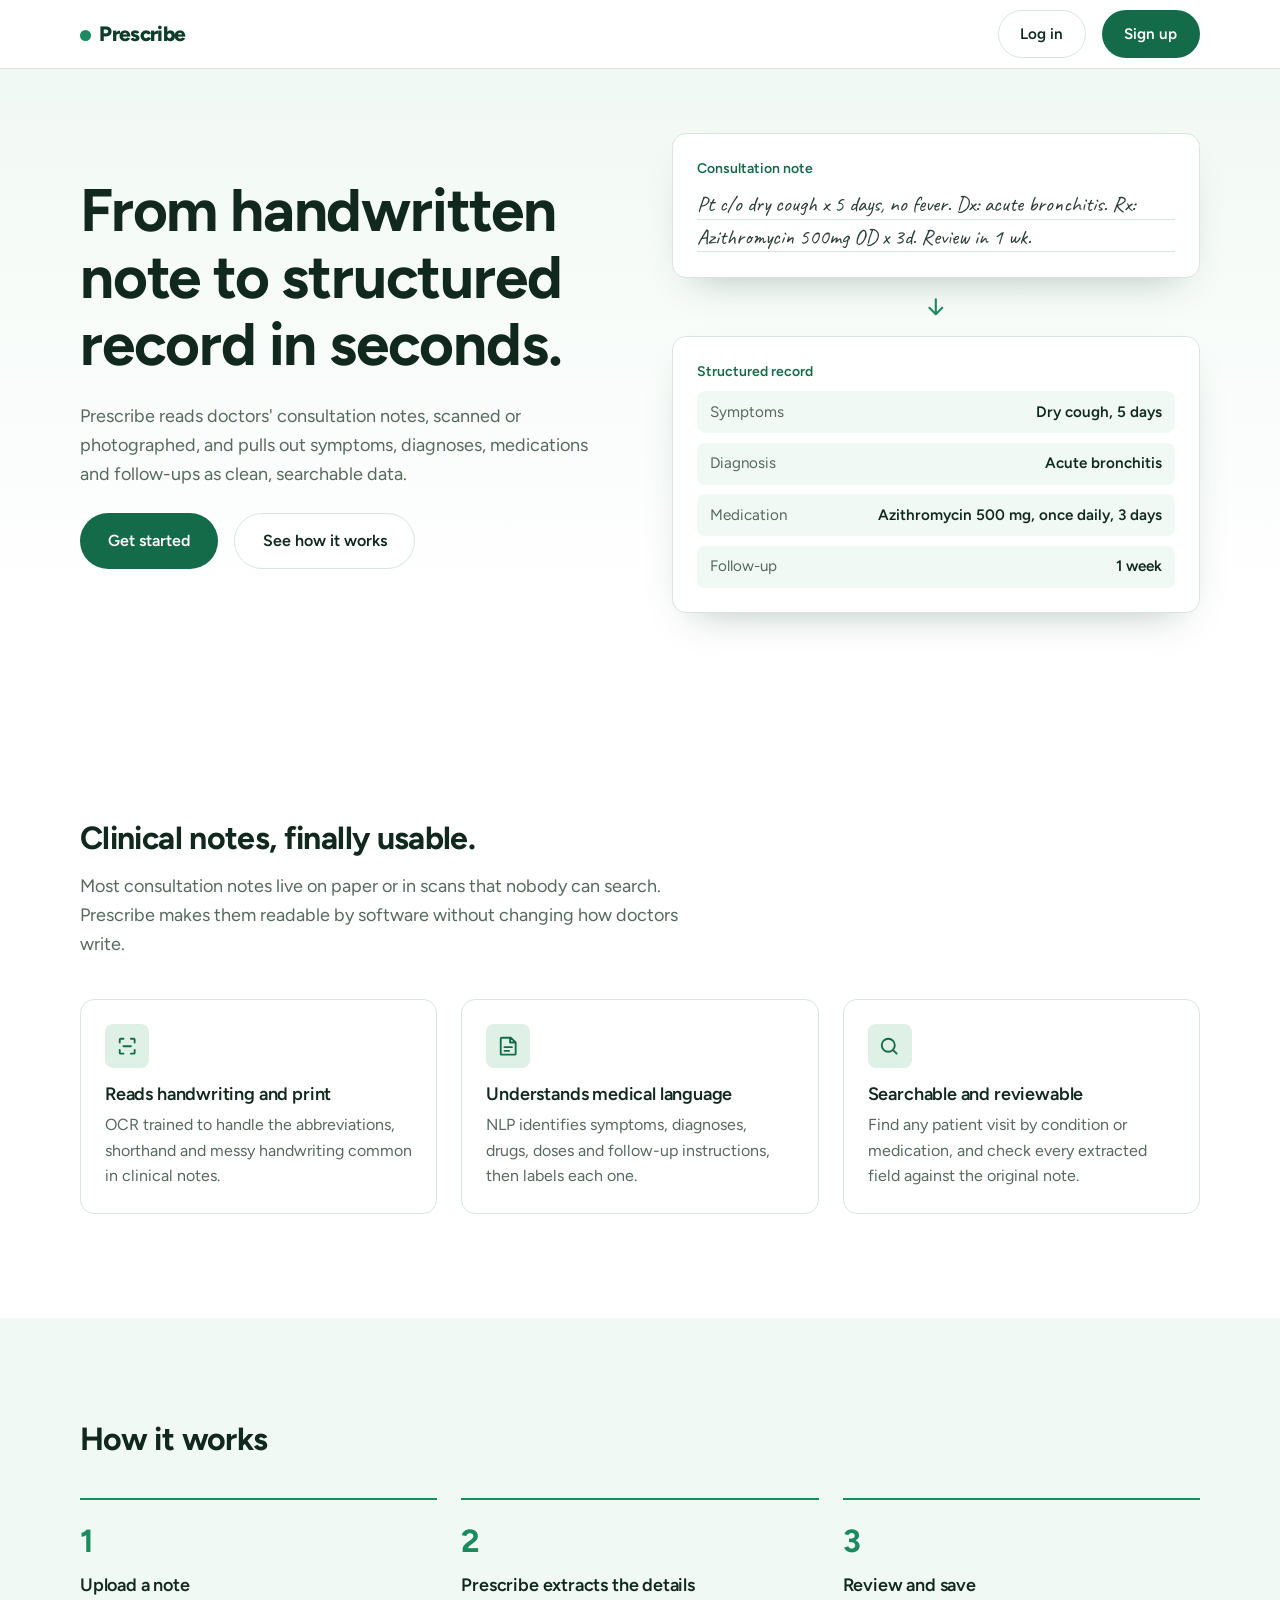
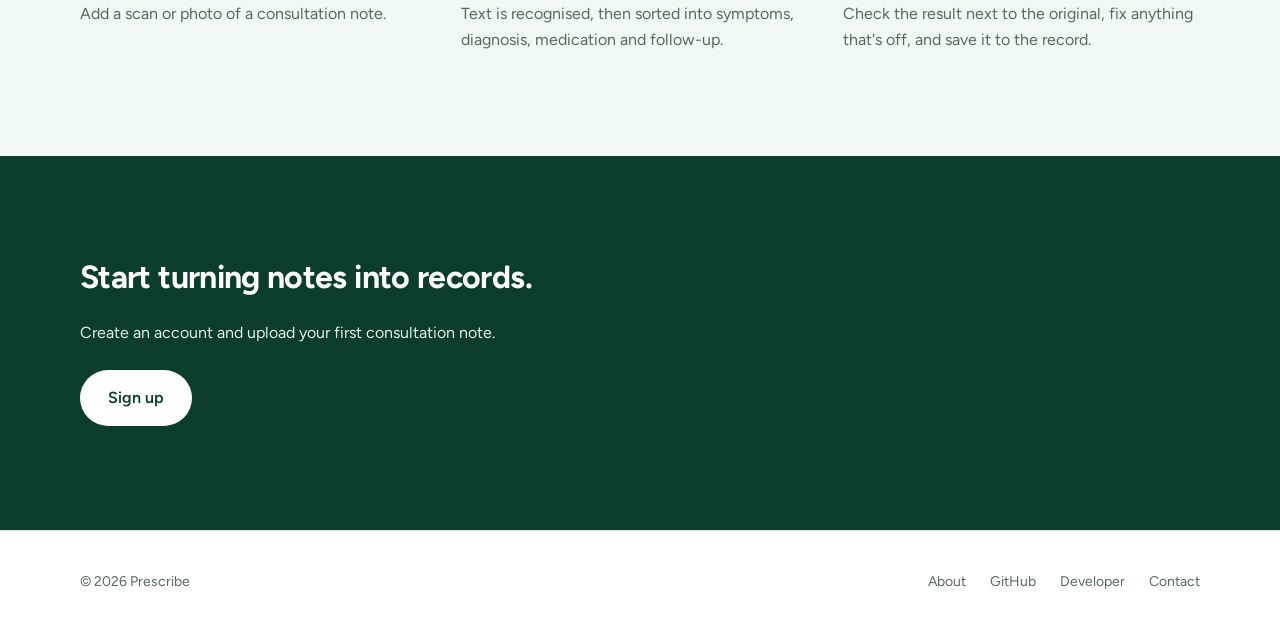
<file: frontend/index.html>
<!DOCTYPE html>
<html lang="en">
<head>
  <meta charset="UTF-8">
  <meta name="viewport" content="width=device-width, initial-scale=1">
  <title>Prescribe</title>
  <meta name="description" content="Prescribe reads doctors' consultation notes with OCR and NLP and turns them into clean, structured records.">
  <link rel="preconnect" href="https://fonts.googleapis.com">
  <link rel="preconnect" href="https://fonts.gstatic.com" crossorigin>
  <link href="https://fonts.googleapis.com/css2?family=Caveat:wght@500&family=Figtree:wght@400;500;600;700;800&display=swap" rel="stylesheet">
  <link rel="stylesheet" href="styles/main.css">
</head>
<body>

  <header class="site-header">
    <div class="container site-header__inner">
      <a href="index.html" class="brand">Prescribe</a>
      <div class="cluster">
        <a href="login.html" class="btn btn--ghost">Log in</a>
        <a href="signup.html" class="btn btn--primary">Sign up</a>
      </div>
    </div>
  </header>

  <main>
    <section class="hero">
      <div class="container hero__grid">
        <div class="hero__copy">
          <h1>From handwritten note to structured record in seconds.</h1>
          <p class="lead">Prescribe reads doctors' consultation notes, scanned or photographed, and pulls out symptoms, diagnoses, medications and follow-ups as clean, searchable data.</p>
          <div class="cluster">
            <a href="signup.html" class="btn btn--primary btn--lg">Get started</a>
            <a href="#how-it-works" class="btn btn--ghost btn--lg">See how it works</a>
          </div>
        </div>

        <div class="demo" aria-label="Example of a consultation note converted to structured fields">
          <div class="demo__panel">
            <p class="demo__label">Consultation note</p>
            <p class="demo__note">Pt c/o dry cough x 5 days, no fever. Dx: acute bronchitis. Rx: Azithromycin 500mg OD x 3d. Review in 1 wk.</p>
          </div>
          <svg class="demo__arrow" viewBox="0 0 24 24" fill="none" stroke="currentColor" stroke-width="2" stroke-linecap="round" stroke-linejoin="round" aria-hidden="true"><path d="M12 5v14M6 13l6 6 6-6"/></svg>
          <div class="demo__panel">
            <p class="demo__label">Structured record</p>
            <div class="demo__fields">
              <div class="demo__field"><span>Symptoms</span><span>Dry cough, 5 days</span></div>
              <div class="demo__field"><span>Diagnosis</span><span>Acute bronchitis</span></div>
              <div class="demo__field"><span>Medication</span><span>Azithromycin 500 mg, once daily, 3 days</span></div>
              <div class="demo__field"><span>Follow-up</span><span>1 week</span></div>
            </div>
          </div>
        </div>
      </div>
    </section>

    <section class="section" id="about">
      <div class="container">
        <div class="section__head">
          <h2>Clinical notes, finally usable.</h2>
          <p class="lead">Most consultation notes live on paper or in scans that nobody can search. Prescribe makes them readable by software without changing how doctors write.</p>
        </div>
        <div class="grid grid--3">
          <article class="card">
            <div class="icon-badge">
              <svg viewBox="0 0 24 24" fill="none" stroke="currentColor" stroke-width="2" stroke-linecap="round" stroke-linejoin="round" aria-hidden="true"><path d="M4 8V5a1 1 0 0 1 1-1h3M16 4h3a1 1 0 0 1 1 1v3M20 16v3a1 1 0 0 1-1 1h-3M8 20H5a1 1 0 0 1-1-1v-3M8 12h8"/></svg>
            </div>
            <h3>Reads handwriting and print</h3>
            <p>OCR trained to handle the abbreviations, shorthand and messy handwriting common in clinical notes.</p>
          </article>
          <article class="card">
            <div class="icon-badge">
              <svg viewBox="0 0 24 24" fill="none" stroke="currentColor" stroke-width="2" stroke-linecap="round" stroke-linejoin="round" aria-hidden="true"><path d="M9 3H5a1 1 0 0 0-1 1v16a1 1 0 0 0 1 1h14a1 1 0 0 0 1-1V8l-5-5H9zM14 3v5h5M8 13h8M8 17h5"/></svg>
            </div>
            <h3>Understands medical language</h3>
            <p>NLP identifies symptoms, diagnoses, drugs, doses and follow-up instructions, then labels each one.</p>
          </article>
          <article class="card">
            <div class="icon-badge">
              <svg viewBox="0 0 24 24" fill="none" stroke="currentColor" stroke-width="2" stroke-linecap="round" stroke-linejoin="round" aria-hidden="true"><circle cx="11" cy="11" r="7"/><path d="m20 20-3.5-3.5"/></svg>
            </div>
            <h3>Searchable and reviewable</h3>
            <p>Find any patient visit by condition or medication, and check every extracted field against the original note.</p>
          </article>
        </div>
      </div>
    </section>

    <section class="section section--tint" id="how-it-works">
      <div class="container">
        <div class="section__head">
          <h2>How it works</h2>
        </div>
        <ul class="steps">
          <li>
            <h3>Upload a note</h3>
            <p>Add a scan or photo of a consultation note.</p>
          </li>
          <li>
            <h3>Prescribe extracts the details</h3>
            <p>Text is recognised, then sorted into symptoms, diagnosis, medication and follow-up.</p>
          </li>
          <li>
            <h3>Review and save</h3>
            <p>Check the result next to the original, fix anything that's off, and save it to the record.</p>
          </li>
        </ul>
      </div>
    </section>

    <section class="section section--dark">
      <div class="container cta">
        <h2>Start turning notes into records.</h2>
        <p>Create an account and upload your first consultation note.</p>
        <a href="signup.html" class="btn btn--light btn--lg">Sign up</a>
      </div>
    </section>
  </main>

  <footer class="site-footer">
    <div class="container site-footer__inner">
      <span>&copy; 2026 Prescribe</span>
      <nav aria-label="Footer">
        <a href="#about">About</a>
        <a href="https://github.com/safwanishere/prescribe" target="_blank">GitHub</a>
        <a href="https://safwan.tech" target="_blank">Developer</a>
        <a href="mailto:mohammedsafwan261205@gmail.com" target="_blank">Contact</a>
      </nav>
    </div>
  </footer>

</body>
</html>
</file>
<file: frontend/styles/main.css>
/* =========================================================
   Prescribe — main.css
   Shared styles for every page. Structure:
   1. Tokens  2. Base  3. Layout  4. Components  5. Landing page
   To restyle the whole site, change the tokens in section 1.
   ========================================================= */

/* 1. Tokens ------------------------------------------------ */
:root {
  --green-900: #0b3d2a;
  --green-700: #136b49;
  --green-600: #1a8a5f;
  --green-100: #dff1e7;
  --green-50: #f1f9f4;
  --white: #ffffff;
  --ink: #10281d;
  --muted: #55695d;
  --line: #d9e6de;

  --font: "Figtree", system-ui, -apple-system, "Segoe UI", Roboto, sans-serif;
  --text-sm: 0.875rem;
  --text-base: 1rem;
  --text-lg: 1.125rem;
  --text-xl: clamp(1.5rem, 1.2rem + 1vw, 2rem);
  --text-2xl: clamp(2.25rem, 1.5rem + 3vw, 3.75rem);

  --space-1: 0.5rem;
  --space-2: 1rem;
  --space-3: 1.5rem;
  --space-4: 2.5rem;
  --space-5: 4rem;
  --space-6: 6.5rem;

  --radius-sm: 8px;
  --radius-md: 14px;
  --radius-pill: 999px;
  --shadow: 0 18px 40px -22px rgba(11, 61, 42, 0.35);
  --container: 1120px;
}

/* 2. Base -------------------------------------------------- */
*, *::before, *::after { box-sizing: border-box; }

html { scroll-behavior: smooth; }

body {
  margin: 0;
  font-family: var(--font);
  font-size: var(--text-base);
  line-height: 1.6;
  color: var(--ink);
  background: var(--white);
  -webkit-font-smoothing: antialiased;
}

h1, h2, h3 { line-height: 1.12; letter-spacing: -0.02em; margin: 0; }
h1 { font-size: var(--text-2xl); font-weight: 700; }
h2 { font-size: var(--text-xl); font-weight: 700; }
h3 { font-size: var(--text-lg); font-weight: 600; letter-spacing: -0.01em; }
p { margin: 0; }
a { color: inherit; }
ul { margin: 0; padding: 0; list-style: none; }

:focus-visible { outline: 3px solid var(--green-600); outline-offset: 3px; border-radius: 4px; }

.lead { font-size: var(--text-lg); color: var(--muted); max-width: 52ch; }
.muted { color: var(--muted); }

/* 3. Layout ------------------------------------------------ */
.container { width: min(100% - 2.5rem, var(--container)); margin-inline: auto; }

.section { padding-block: var(--space-6); }
.section--tint { background: var(--green-50); }
.section--dark { background: var(--green-900); color: var(--white); }

.section__head { display: grid; gap: var(--space-2); max-width: 40rem; margin-bottom: var(--space-4); }

.grid { display: grid; gap: var(--space-3); }
.grid--3 { grid-template-columns: repeat(auto-fit, minmax(240px, 1fr)); }
.grid--2 { grid-template-columns: repeat(auto-fit, minmax(300px, 1fr)); }

.stack > * + * { margin-top: var(--space-2); }
.cluster { display: flex; flex-wrap: wrap; gap: var(--space-2); align-items: center; }

/* 4. Components -------------------------------------------- */

/* Buttons */
.btn {
  display: inline-flex; align-items: center; justify-content: center;
  padding: 0.7rem 1.35rem;
  font: inherit; font-weight: 600; font-size: 0.95rem;
  text-decoration: none; cursor: pointer;
  border: 1.5px solid transparent; border-radius: var(--radius-pill);
  transition: background-color 0.15s, color 0.15s, border-color 0.15s;
}
.btn--primary { background: var(--green-700); color: var(--white); }
.btn--primary:hover { background: var(--green-900); }
.btn--ghost { border-color: var(--line); color: var(--ink); background: var(--white); }
.btn--ghost:hover { border-color: var(--green-700); color: var(--green-700); }
.btn--light { background: var(--white); color: var(--green-900); }
.btn--light:hover { background: var(--green-100); }
.btn--lg { padding: 0.9rem 1.7rem; font-size: 1rem; }

/* Header */
.site-header {
  position: sticky; top: 0; z-index: 10;
  background: rgba(255, 255, 255, 0.92);
  backdrop-filter: blur(10px);
  border-bottom: 1px solid var(--line);
}
.site-header__inner { display: flex; align-items: center; justify-content: space-between; height: 4.25rem; }
.brand { font-size: 1.3rem; font-weight: 800; letter-spacing: -0.03em; color: var(--green-900); text-decoration: none; }
.brand::before {
  content: ""; display: inline-block; width: 0.7rem; height: 0.7rem; margin-right: 0.5rem;
  background: var(--green-600); border-radius: 50%;
}

/* Card */
.card { background: var(--white); border: 1px solid var(--line); border-radius: var(--radius-md); padding: var(--space-3); }
.card > * + * { margin-top: var(--space-1); }
.card p { color: var(--muted); }
.icon-badge {
  display: grid; place-items: center; width: 2.75rem; height: 2.75rem; margin-bottom: var(--space-2);
  background: var(--green-100); color: var(--green-700); border-radius: var(--radius-sm);
}
.icon-badge svg { width: 1.4rem; height: 1.4rem; }

/* Footer */
.site-footer { border-top: 1px solid var(--line); padding-block: var(--space-4); font-size: var(--text-sm); color: var(--muted); }
.site-footer__inner { display: flex; flex-wrap: wrap; gap: var(--space-2) var(--space-4); align-items: center; justify-content: space-between; }
.site-footer nav { display: flex; gap: var(--space-3); }
.site-footer a { text-decoration: none; }
.site-footer a:hover { color: var(--green-700); }

/* 5. Landing page ------------------------------------------ */
.hero { padding-block: var(--space-5) var(--space-6); background: linear-gradient(180deg, var(--green-50), var(--white) 85%); }
.hero__grid { display: grid; gap: var(--space-5); align-items: center; grid-template-columns: repeat(auto-fit, minmax(320px, 1fr)); }
.hero__copy > * + * { margin-top: var(--space-3); }

/* Note-to-data demo */
.demo { display: grid; gap: var(--space-2); }
.demo__panel { background: var(--white); border: 1px solid var(--line); border-radius: var(--radius-md); padding: var(--space-3); box-shadow: var(--shadow); }
.demo__label { font-size: var(--text-sm); font-weight: 600; color: var(--green-700); margin-bottom: var(--space-1); }
.demo__note {
  font-family: "Caveat", "Segoe Script", "Bradley Hand", cursive;
  font-size: 1.35rem; line-height: 1.5; color: #2a3d33;
  background-image: repeating-linear-gradient(transparent, transparent 1.95rem, var(--line) 1.95rem, var(--line) calc(1.95rem + 1px));
}
.demo__fields { display: grid; gap: 0.6rem; }
.demo__field { display: flex; justify-content: space-between; gap: var(--space-2); padding: 0.55rem 0.8rem; background: var(--green-50); border-radius: var(--radius-sm); font-size: 0.95rem; }
.demo__field span:first-child { color: var(--muted); }
.demo__field span:last-child { font-weight: 600; text-align: right; }
.demo__arrow { justify-self: center; color: var(--green-600); width: 1.6rem; height: 1.6rem; }

/* Steps (a real sequence, so numbered) */
.steps { display: grid; gap: var(--space-3); counter-reset: step; grid-template-columns: repeat(auto-fit, minmax(240px, 1fr)); }
.steps li { counter-increment: step; padding-top: var(--space-2); border-top: 2px solid var(--green-600); }
.steps li::before { content: counter(step); display: block; font-size: var(--text-xl); font-weight: 700; color: var(--green-600); margin-bottom: var(--space-1); }
.steps p { color: var(--muted); margin-top: 0.4rem; }

/* CTA band */
.cta { display: grid; gap: var(--space-3); justify-items: start; }
.cta p { color: var(--green-100); max-width: 46ch; }

@media (prefers-reduced-motion: reduce) {
  html { scroll-behavior: auto; }
  .btn { transition: none; }
}

.red-txt { color: red; }
</file>
